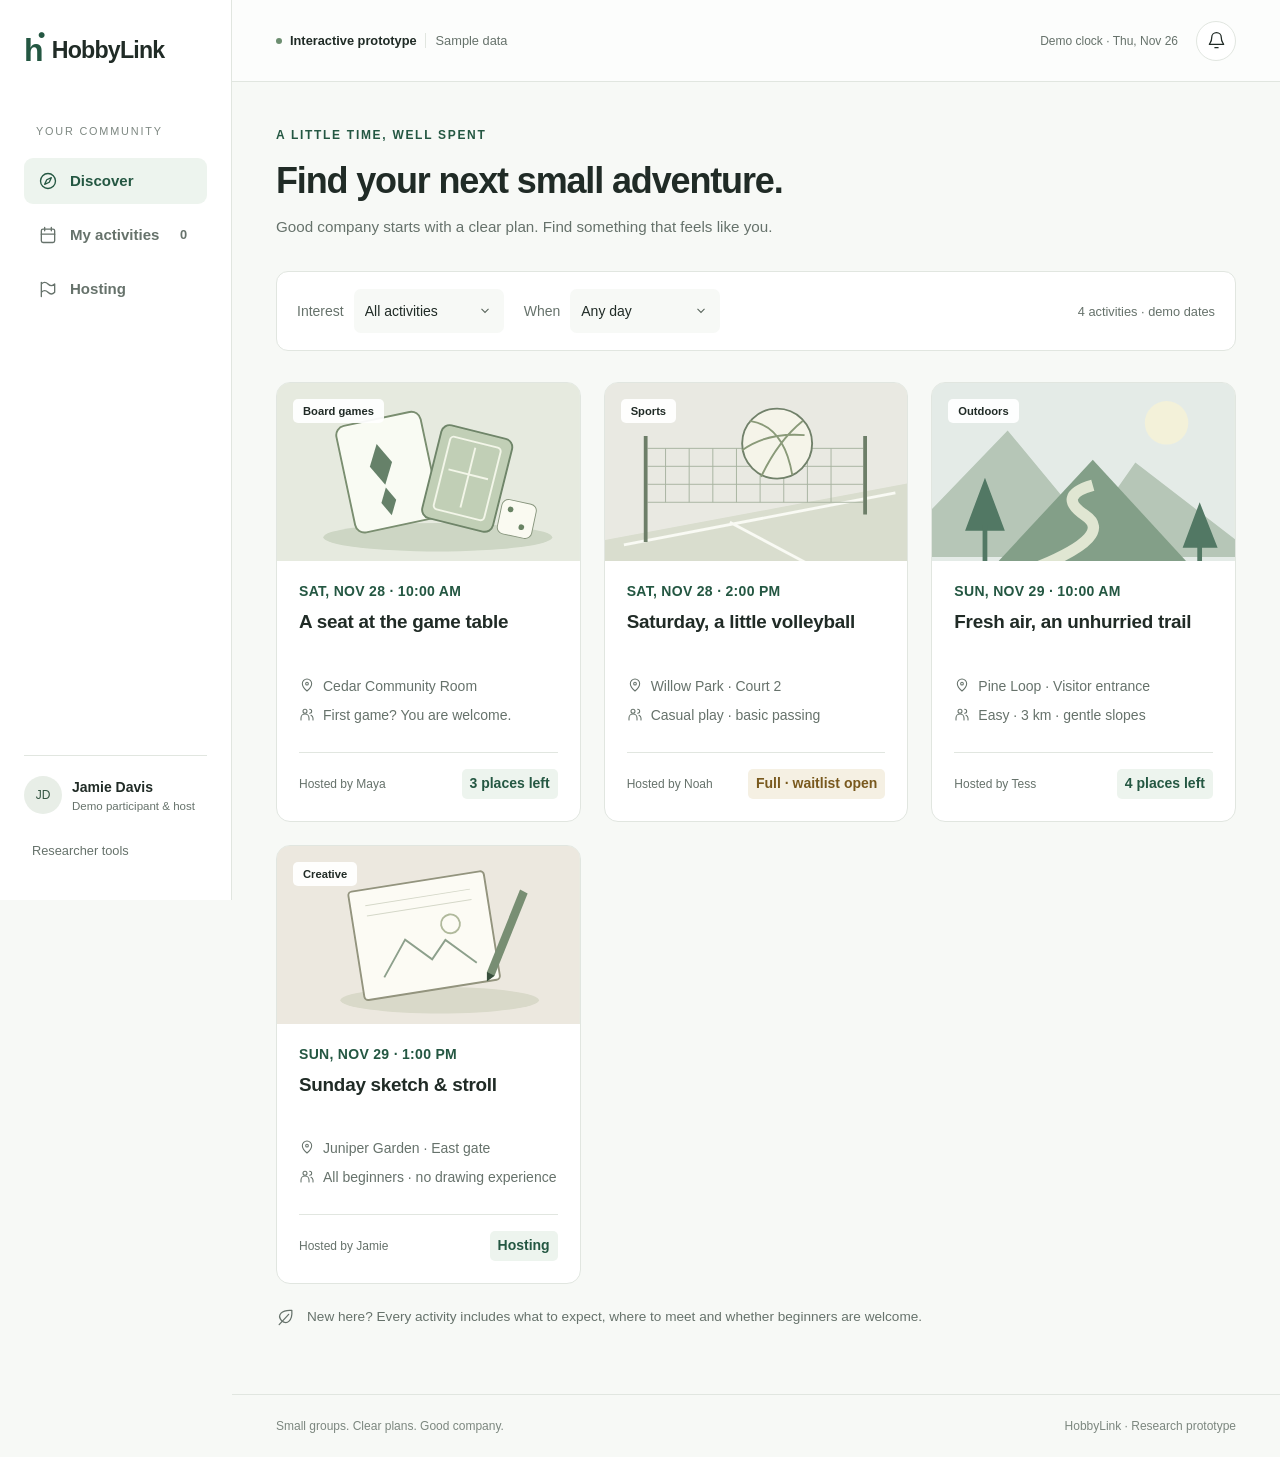
<file: docs/index.html>
<!doctype html>
<html lang="en">
<head>
  <meta charset="utf-8"><meta name="viewport" content="width=device-width, initial-scale=1">
  <meta name="theme-color" content="#204d3c">
  <meta name="description" content="Find your next small-group activity. An interactive HobbyLink research prototype with sample data.">
  <title>HobbyLink — Find your people</title>
  <link rel="stylesheet" href="styles.css">
</head>
<body>
<a class="skip" href="#main">Skip to content</a>
<aside class="sidebar">
  <a class="brand" href="#browse" aria-label="HobbyLink home"><span class="brand-icon">h<span>•</span></span>HobbyLink</a>
  <p class="nav-label">YOUR COMMUNITY</p>
  <nav id="navigation" aria-label="Main navigation"></nav>
  <div class="sidebar-bottom"><div class="profile"><span class="avatar">JD</span><div><strong>Jamie Davis</strong><small>Demo participant & host</small></div></div><button class="research-button" data-action="research">Researcher tools</button></div>
</aside>
<div class="workspace">
  <header class="topbar"><span class="demo-tag"><span></span>Interactive prototype <i>Sample data</i></span><span class="clock-label" id="clock-label"></span><button class="icon-button notification-button" data-action="notifications" aria-label="Notifications" id="notifications-button"></button></header>
  <main id="main" tabindex="-1"></main>
  <footer>Small groups. Clear plans. Good company.<span>HobbyLink · Research prototype</span></footer>
</div>
<div id="toast" role="status" aria-live="polite"></div>
<dialog id="modal" aria-labelledby="modal-title"></dialog>
<script type="module" src="app.js"></script>
</body>
</html>
</file>
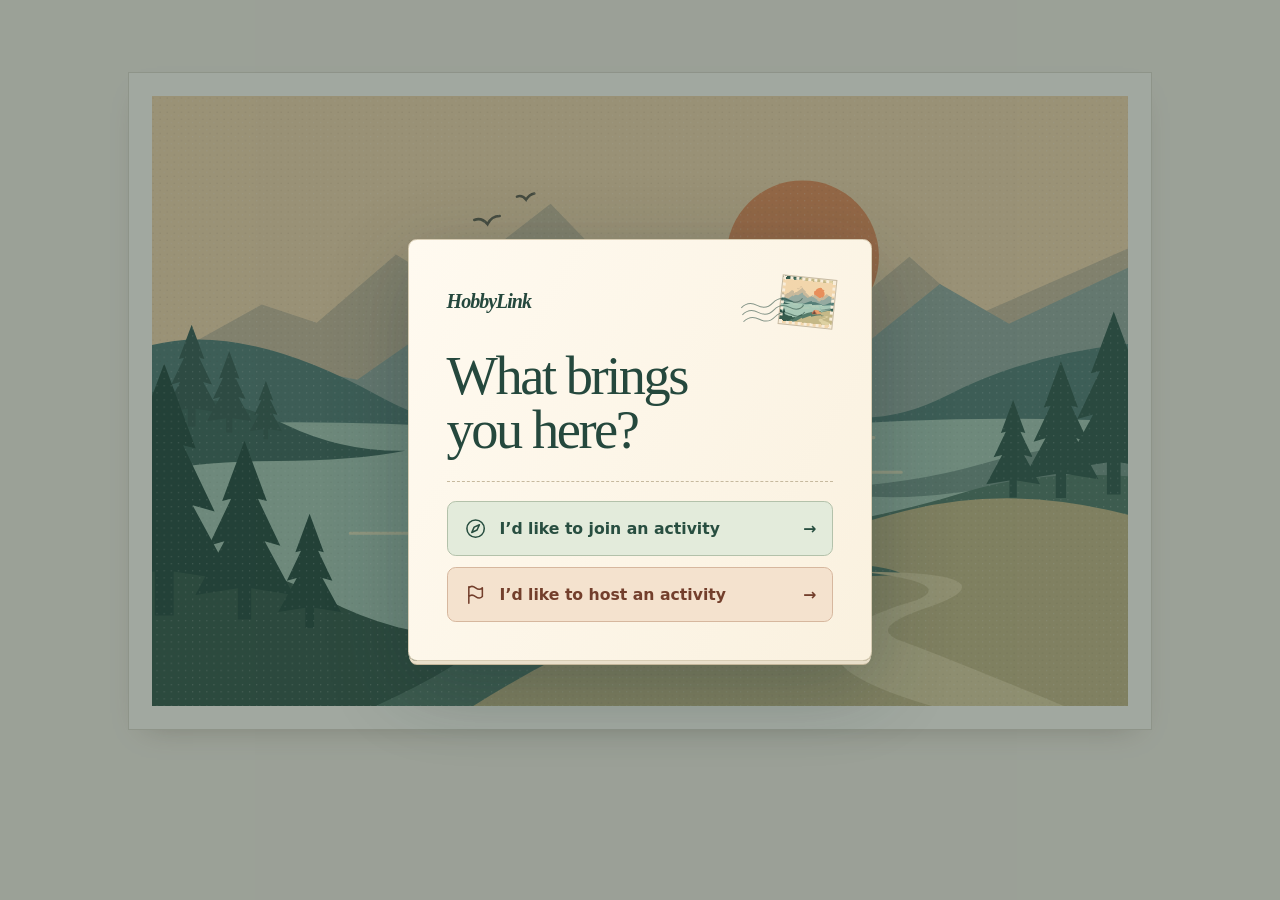
<file: project/frontend/index.html>
<!doctype html>
<html lang="en">
<head>
  <meta charset="utf-8">
  <meta name="viewport" content="width=device-width, initial-scale=1">
  <meta name="theme-color" content="#f4f0e5">
  <title>HobbyLink</title>
  <link rel="stylesheet" href="./styles.css">
  <script defer src="./navigation.js"></script>
  <script defer src="./api.js"></script>
</head>
<body>
  <main>
    <dialog id="role-picker" aria-labelledby="role-question">
      <div class="postcard-top">
        <span class="wordmark">HobbyLink</span>
        <div class="postage" aria-hidden="true">
          <span class="stamp"></span>
          <svg viewBox="0 0 64 32" width="64" height="32" fill="none" stroke="currentColor">
            <path d="M1 9q8 -6 16 0t16 0t16 0t14 0M1 16q8 -6 16 0t16 0t16 0t14 0M1 23q8 -6 16 0t16 0t16 0t14 0"/>
          </svg>
        </div>
      </div>
      <h1 id="role-question" tabindex="-1" autofocus>What brings you here?</h1>
      <nav aria-label="Choose your role">
        <a href="#participant">
          <svg aria-hidden="true" viewBox="0 0 24 24"><circle cx="12" cy="12" r="9"/><path d="m16 8-2.5 5.5L8 16l2.5-5.5z"/></svg>
          <span>I’d like to join an activity</span><span aria-hidden="true">→</span>
        </a>
        <a href="#organizer">
          <svg aria-hidden="true" viewBox="0 0 24 24"><path d="M5 21V4m0 1q3-3 7 0t7 0v9q-3 3-7 0t-7 0"/></svg>
          <span>I’d like to host an activity</span><span aria-hidden="true">→</span>
        </a>
      </nav>
    </dialog>
    <figure aria-label="A lakeside campsite with mountains beneath the afternoon sun">
      <img src="./camp.svg" alt="" width="960" height="600">
    </figure>
    <section id="participant" aria-label="Participant workspace" hidden><h1 tabindex="-1">Participant workspace</h1></section>
    <section id="organizer" aria-label="Organizer workspace" hidden><h1 tabindex="-1">Organizer workspace</h1></section>
  </main>
</body>
</html>
</file>
<file: docs/styles.css>
:root{--ink:#202b26;--muted:#66726b;--green:#245742;--green-soft:#edf4ee;--line:#e1e6e0;--paper:#f7f9f6;--amber:#79591e;--red:#9e3832;font-family:Inter,ui-sans-serif,-apple-system,BlinkMacSystemFont,"Segoe UI",sans-serif;color:var(--ink);font-size:16px;background:var(--paper)}
*{box-sizing:border-box}body{margin:0}button,input,select,textarea{font:inherit}button,a,input,select,textarea{-webkit-tap-highlight-color:transparent}button,a{touch-action:manipulation}button{cursor:pointer}a{color:inherit;text-decoration:none}button:disabled{cursor:wait;opacity:.6}button:focus-visible,a:focus-visible,input:focus-visible,select:focus-visible,textarea:focus-visible{outline:3px solid #739b81;outline-offset:3px}button{color:inherit}h1,h2,h3,p{margin-top:0}h1{font-size:2.25rem;letter-spacing:-1.15px;font-weight:650;line-height:1.2;margin-bottom:12px}h2{font-size:1.4rem;letter-spacing:-.4px}h3{font-size:1.12rem;line-height:1.45}p{line-height:1.65}small{font-size:.875rem}.muted{color:var(--muted)}.eyebrow{font-size:.8rem;letter-spacing:1.7px;font-weight:700;color:var(--green);margin-bottom:12px}.skip{position:absolute;left:20px;top:-100px;background:white;padding:14px;z-index:10}.skip:focus{top:10px}.sidebar{position:fixed;inset:0 auto 0 0;width:232px;padding:34px 24px;background:white;border-right:1px solid var(--line);display:flex;flex-direction:column;z-index:2}.brand{font-size:1.45rem;font-weight:700;letter-spacing:-.8px;display:flex;align-items:center;gap:9px}.brand-icon{display:inline-block;position:relative;font-size:2rem;font-weight:800;color:var(--green);line-height:1}.brand-icon span{font-size:1.3rem;position:absolute;left:14px;top:-9px}.nav-label{font-size:.68rem;letter-spacing:1.8px;color:#7e8882;margin:57px 12px 17px}.nav-item{display:flex;gap:12px;align-items:center;margin-bottom:8px;border-radius:9px;padding:13px 14px;color:var(--muted);font-size:.94rem;font-weight:550}.nav-item svg{width:20px;height:20px}.nav-item:hover{background:var(--paper)}.nav-item.active{background:var(--green-soft);color:var(--green)}.nav-count{margin-left:auto;background:white;padding:2px 6px;border-radius:5px;font-size:.8rem}.sidebar-bottom{margin-top:auto}.profile{display:flex;align-items:center;gap:10px;border-top:1px solid var(--line);padding-top:20px}.profile strong{font-size:.875rem}.profile small{display:block;font-size:.72rem;color:var(--muted);margin-top:4px}.avatar{border-radius:50%;background:#e8eee7;width:38px;height:38px;display:grid;place-items:center;font-size:.75rem;flex-shrink:0;color:#345441}.research-button{border:0;background:none;color:var(--muted);font-size:.8rem;margin-top:21px;padding:8px}.workspace{margin-left:232px}.topbar{height:82px;padding:0 44px;border-bottom:1px solid var(--line);display:flex;gap:18px;align-items:center;background:rgba(255,255,255,.65)}.demo-tag{display:flex;align-items:center;gap:8px;font-size:.8rem;font-weight:550}.demo-tag>span{width:6px;height:6px;background:#6c8e70;border-radius:50%}.demo-tag i{font-style:normal;color:var(--muted);font-weight:400;border-left:1px solid var(--line);padding-left:10px}.clock-label{margin-left:auto;font-size:.75rem;color:var(--muted)}.icon-button{width:40px;height:40px;display:grid;place-items:center;border:1px solid var(--line);border-radius:50%;background:white;position:relative}.icon-button svg{width:19px}.notification-count{position:absolute;right:-3px;top:-5px;background:var(--green);color:white;font-size:.65rem;border-radius:50%;min-width:18px;padding:2px}main{max-width:1280px;margin:auto;padding:44px;min-height:calc(100vh - 150px);outline:0}.page-heading{display:flex;align-items:flex-end;justify-content:space-between;gap:20px;margin-bottom:32px}.page-heading p{color:var(--muted);margin:0;font-size:.95rem}.page-heading .eyebrow{color:var(--green);font-size:.75rem;margin-bottom:13px}.primary,.secondary,.danger,.subtle{border-radius:8px;padding:12px 19px;font-size:.9rem;font-weight:600;min-height:45px;display:inline-flex;justify-content:center;align-items:center;gap:8px}.primary{background:var(--green);color:white;border:1px solid var(--green)}.primary:hover{background:#183e2d}.secondary{background:white;border:1px solid #d5ded5}.secondary:hover{background:#f0f4ee}.subtle{background:transparent;border:0;color:var(--green)}.danger{background:#fff4f1;border:1px solid #e7bdb6;color:var(--red)}.button-row{display:flex;gap:12px;flex-wrap:wrap}.filter-bar{background:white;border:1px solid var(--line);border-radius:12px;display:flex;align-items:center;gap:20px;padding:17px 20px;margin-bottom:31px}.filter-field{display:flex;align-items:center;gap:10px}.filter-field label{font-size:.875rem;color:var(--muted)}select,input,textarea{border:1px solid #d3dcd3;border-radius:7px;padding:11px;background:white;color:var(--ink);width:100%;min-height:44px}select{appearance:none;background-image:url("data:image/svg+xml,%3Csvg xmlns='http://www.w3.org/2000/svg' width='14' height='14' viewBox='0 0 20 20'%3E%3Cpath d='m5 7 5 5 5-5' fill='none' stroke='%2357645a' stroke-width='1.5'/%3E%3C/svg%3E");background-repeat:no-repeat;background-position:right 12px center;padding-right:35px}.filter-field select{width:auto;font-size:.875rem;min-width:150px;border:0;background-color:var(--paper)}.result-label{font-size:.8rem;color:var(--muted);margin-left:auto}.cards{display:grid;grid-template-columns:repeat(3,minmax(0,1fr));gap:23px}.activity-card{background:white;border:1px solid var(--line);border-radius:14px;overflow:hidden;transition:box-shadow .15s,transform .15s;display:flex;flex-direction:column}.activity-card:hover{transform:translateY(-3px);box-shadow:0 8px 24px #1f37250d}.art{position:relative;height:178px;overflow:hidden;background:#e7ece2;display:flex;justify-content:center;align-items:center}.art svg{width:100%;height:100%}.art .category-tag{position:absolute;top:16px;left:16px;background:#fffffff0;padding:6px 10px;border-radius:5px;font-size:.7rem;font-weight:600}.card-content{padding:22px;display:flex;flex-direction:column;flex:1}.card-date{font-size:.75rem;color:var(--green);font-weight:650;letter-spacing:.3px;margin-bottom:10px}.card-content h2{font-size:1.18rem;line-height:1.4;letter-spacing:-.25px;margin-bottom:14px}.meta-line{display:flex;gap:8px;align-items:flex-start;font-size:.825rem;color:var(--muted);line-height:1.5;margin-bottom:8px}.meta-line svg{width:16px;height:18px;flex-shrink:0}.card-bottom{display:flex;justify-content:space-between;align-items:center;border-top:1px solid var(--line);padding-top:16px;margin-top:18px;gap:8px}.host{font-size:.75rem;color:var(--muted)}.badge{display:inline-flex;align-items:center;border-radius:5px;background:var(--green-soft);color:var(--green);font-size:.75rem;padding:5px 8px;font-weight:600;line-height:1.4}.badge.wait{color:var(--amber);background:#f5f0e3}.badge.cancel{color:var(--red);background:#faece7}.badge.neutral{background:#eef0ee;color:#637067}.support-note{display:flex;gap:12px;padding:22px 0;color:var(--muted);font-size:.85rem;align-items:center}.support-note svg{width:19px;flex-shrink:0}.support-note p{margin:0}footer{max-width:1280px;margin:auto;padding:24px 44px;border-top:1px solid var(--line);color:#7c877f;font-size:.75rem;display:flex;justify-content:space-between;gap:20px}.back-link{display:inline-flex;gap:8px;font-size:.85rem;color:var(--muted);align-items:center;margin-bottom:24px}.back-link svg{width:16px}.detail-top{display:flex;gap:16px;align-items:center;margin-bottom:14px}.detail-grid{display:grid;grid-template-columns:minmax(0,1.7fr) minmax(260px,1fr);gap:28px}.detail-article{background:white;border:1px solid var(--line);border-radius:13px;overflow:hidden}.detail-article>.art{height:205px}.detail-body{padding:28px}.detail-body h2{font-size:1.15rem;margin:28px 0 12px}.detail-body h2:first-child{margin-top:0}.detail-body p{font-size:.93rem;color:#546259;margin-bottom:0}.info-panel{background:white;border:1px solid var(--line);border-radius:12px;padding:25px;height:fit-content;position:sticky;top:24px}.info-panel h2{font-size:1.1rem;margin-bottom:20px}.fact{display:flex;gap:13px;margin:20px 0}.fact svg{width:19px;flex-shrink:0;color:#698171}.fact strong{font-size:.91rem;display:block;line-height:1.5}.fact small{color:var(--muted);display:block;font-size:.8rem;line-height:1.55;margin-top:3px}.capacity-track{height:5px;border-radius:3px;background:#edf0eb;margin:12px 0}.capacity-track span{display:block;background:#719577;height:100%;border-radius:3px}.capacity-copy{font-size:.78rem;color:var(--muted);line-height:1.5}.action-area{border-top:1px solid var(--line);padding-top:20px;margin-top:23px}.action-area .primary,.action-area .secondary{width:100%}.action-area p{font-size:.83rem;color:var(--muted);margin-top:12px;margin-bottom:0}.welcome-box,.update-box,.status-box{padding:19px;border-radius:9px;background:var(--green-soft);margin-top:22px}.welcome-box strong,.update-box strong{display:block;font-size:.9rem;margin-bottom:7px}.update-box{background:#f8f3e7;border:1px solid #ebe2ca}.update-box p{font-size:.85rem;line-height:1.6}.update-box del{color:#788076}.update-box small{font-size:.72rem;color:#7e775f}.status-box{margin:0 0 20px;display:flex;align-items:flex-start;gap:15px}.status-box svg{width:28px;flex-shrink:0}.status-box h2{font-size:1.16rem;margin:0 0 7px}.status-box p{font-size:.9rem;margin:0;color:#4a6652}.status-box.wait{background:#f5f0e3}.status-box.wait p{color:#796844}.section-head{display:flex;align-items:center;justify-content:space-between;margin:26px 0 16px}.section-head h2{font-size:1.1rem;margin:0}.activity-row{display:flex;background:white;border:1px solid var(--line);border-radius:12px;margin-bottom:14px;align-items:center;overflow:hidden}.row-art{width:148px;flex-shrink:0}.row-art .art{height:155px}.row-art .category-tag{display:none}.row-body{padding:23px;flex:1}.row-body h3{margin:0 0 6px}.row-body p{font-size:.83rem;color:var(--muted);margin:6px 0}.row-actions{padding:20px;display:flex;gap:9px;flex-wrap:wrap;align-items:center;justify-content:flex-end}.row-actions button,.row-actions a{font-size:.8rem}.empty{background:white;border:1px dashed #cbd8ce;border-radius:12px;padding:35px;text-align:center;margin-bottom:20px}.empty h3{margin-bottom:6px}.empty p{color:var(--muted);font-size:.9rem}.form-panel{background:white;border:1px solid var(--line);border-radius:12px;padding:28px;max-width:850px}.form-grid{display:grid;grid-template-columns:1fr 1fr;gap:21px}.field.full{grid-column:1/-1}.field label{display:block;font-weight:600;font-size:.875rem;margin-bottom:8px}.field small{display:block;color:var(--muted);font-size:.77rem;margin-top:6px}.field textarea{min-height:88px;resize:vertical}.field [aria-invalid=true]{border-color:var(--red);background:#fff9f6}.field-error,.error{color:var(--red);font-size:.83rem;line-height:1.6}.error:not(:empty){background:#fff1ed;padding:13px;border-radius:7px;margin-bottom:14px}.form-actions{margin-top:26px;padding-top:23px;border-top:1px solid var(--line);display:flex;gap:12px;justify-content:flex-end}.roster-table{border-collapse:collapse;width:100%;background:white;font-size:.9rem}.roster-table th{text-align:left;font-size:.75rem;color:var(--muted);font-weight:500;background:var(--paper)}.roster-table td,.roster-table th{padding:14px 18px;border-bottom:1px solid var(--line)}.table-wrap{border:1px solid var(--line);border-radius:9px;overflow:hidden;margin-top:20px}.roster-table td:first-child{display:flex;align-items:center;gap:10px}.roster-table .avatar{width:32px;height:32px;font-size:.7rem}.log-text{height:180px;font-family:monospace;font-size:.75rem;background:var(--paper)}dialog{border:1px solid var(--line);border-radius:16px;padding:28px;width:min(570px,calc(100vw - 32px));max-height:88vh;overflow-y:auto;box-shadow:0 25px 80px #17332330;color:var(--ink)}dialog::backdrop{background:#152a2459;backdrop-filter:blur(2px)}.modal-head{display:flex;justify-content:space-between;align-items:flex-start;gap:20px;margin-bottom:16px}.modal-head h2{font-size:1.4rem;margin-bottom:0}.modal-head .close{background:none;border:0;font-size:1.5rem;line-height:1;width:34px;height:34px}.modal-copy{font-size:.9rem;color:var(--muted)}.modal-actions{display:flex;gap:12px;justify-content:flex-end;margin-top:25px}.research-grid{display:grid;gap:10px;margin:20px 0}.research-grid button{text-align:left;justify-content:flex-start}.research-clock{background:var(--paper);padding:13px;border-radius:8px;font-size:.85rem}.notification{padding:17px 0;border-bottom:1px solid var(--line)}.notification h3{font-size:.95rem;margin-bottom:6px}.notification p{font-size:.85rem;color:var(--muted);margin-bottom:8px}.notification a{font-size:.85rem;color:var(--green);text-decoration:underline}#toast{position:fixed;bottom:28px;left:calc(50% + 116px);transform:translateX(-50%);background:#244b39;color:white;border-radius:9px;box-shadow:0 8px 24px #17332329;padding:15px 23px;z-index:20;max-width:calc(100vw - 30px);font-size:.9rem;opacity:0;pointer-events:none;transition:opacity .15s}#toast.show{opacity:1}.mobile-profile{display:none}.quiet-note{color:var(--muted);font-size:.78rem;margin:16px 0 0}.form-heading-note{font-size:.9rem;color:var(--muted);margin-bottom:24px}.section-divider{border:0;border-top:1px solid var(--line);margin:25px 0}.inline-status{margin:8px 0;font-size:.85rem;color:var(--green)}
@media(min-width:1550px){main{padding-top:55px}.art{height:205px}}
@media(max-width:1150px){.sidebar{width:200px;padding:30px 18px}.workspace{margin-left:200px}main{padding:30px}.topbar{padding:0 30px}.cards{gap:16px;grid-template-columns:repeat(2,minmax(0,1fr))}.card-content{padding:20px}.clock-label{display:none}.detail-grid{grid-template-columns:minmax(0,1.3fr) minmax(260px,1fr)}#toast{left:calc(50% + 100px)}}
@media(max-width:760px){.sidebar{position:relative;width:100%;padding:20px 20px 0;border-right:0;border-bottom:1px solid var(--line);display:block}.brand{font-size:1.3rem}.nav-label,.sidebar-bottom .profile{display:none}.sidebar-bottom{position:absolute;right:14px;top:15px}.research-button{font-size:.72rem;margin:0}.sidebar nav{display:flex;gap:6px;margin-top:22px;justify-content:space-between}.nav-item{font-size:.8rem;gap:7px;padding:12px 10px;margin-bottom:0;border-radius:8px 8px 0 0}.nav-item svg{width:17px}.nav-count{display:none}.workspace{margin-left:0}.topbar{height:57px;padding:0 20px;justify-content:space-between}.demo-tag{font-size:.72rem}.demo-tag i{font-size:.7rem}.icon-button{width:33px;height:33px}.topbar .notification-button{margin-left:auto}main{padding:28px 20px;min-height:60vh}h1{font-size:1.8rem;letter-spacing:-.7px}.page-heading{align-items:flex-start;margin-bottom:23px}.page-heading p{font-size:.875rem}.page-heading>.secondary{font-size:.8rem;padding:10px;white-space:nowrap}.filter-bar{padding:12px;gap:8px;flex-wrap:wrap;margin-bottom:23px}.filter-field{flex:1;display:block}.filter-field label{font-size:.7rem;display:block;margin:0 0 6px 7px}.filter-field select{font-size:.78rem;width:100%;min-width:0;padding-left:8px}.result-label{font-size:.7rem;margin-left:7px}.cards{grid-template-columns:1fr}.art{height:188px}.card-content{padding:22px}.card-content h2{font-size:1.2rem}.meta-line{font-size:.875rem}.card-bottom .badge{font-size:.8rem}.detail-grid{grid-template-columns:1fr;gap:20px}.detail-article>.art{height:150px}.detail-body{padding:22px}.info-panel{position:static;padding:22px}.detail-grid .info-panel{grid-row:1}.detail-article{grid-row:2}.detail-top{flex-wrap:wrap}.info-panel .fact{margin:15px 0}.activity-row{flex-wrap:wrap}.row-art{display:none}.row-body{padding:20px 20px 5px;min-width:100%}.row-actions{padding:10px 20px 20px;justify-content:flex-start}.form-panel{padding:20px}.form-grid{grid-template-columns:1fr;gap:19px}.field.full{grid-column:auto}.form-actions{flex-wrap:wrap}.form-actions .primary{flex:1}.roster-table td,.roster-table th{padding:12px;font-size:.8rem}footer{padding:20px;font-size:.7rem;flex-direction:column;gap:8px}#toast{left:50%;bottom:18px;width:max-content}.support-note{font-size:.8rem}.modal-actions{flex-wrap:wrap}dialog{padding:22px}.button-row{gap:8px}.button-row>*{font-size:.8rem}}
.badge,.meta-line,.card-date,.capacity-copy,.fact small,.action-area p,.row-body p,.field small,.field-error{font-size:.875rem}.card-content h2{min-height:2.8em}.detail-body>.update-box:first-child{margin-top:0;margin-bottom:24px}
@media(max-width:760px){.filter-bar .result-label{flex-basis:100%;margin-top:5px}.filter-field{min-width:130px}.filter-field select{font-size:.875rem}.nav-item{font-size:.875rem}}
</file>
<file: project/frontend/styles.css>
* { box-sizing: border-box; }

body {
  margin: 0;
  background: #f4f0e5;
  color: #254945;
}

main {
  width: min(100% - 3rem, 64rem);
  margin-inline: auto;
  padding-block: clamp(2rem, 8vh, 7rem);
}

figure {
  margin: 0;
  padding: clamp(0.6rem, 1.8vw, 1.5rem);
  background: #fffdf4;
  border: 1px solid #dedacd;
  box-shadow: 0 12px 30px -18px #59473466;
}

figure img { display: block; width: 100%; height: auto; }

@media (max-width: 36rem) {
  main { width: calc(100% - 2rem); }
  figure img { height: 58svh; object-fit: cover; object-position: 60% center; }
}

dialog {
  width: min(29rem, calc(100% - 2rem));
  padding: clamp(1.4rem, 4vw, 2.35rem);
  color: #25483d;
  background: linear-gradient(120deg, #fffaf0, #faf1df);
  border: 1px solid #d8cdb4;
  border-radius: .55rem;
  box-shadow: 0 4px 0 -1px #e9dfca, 0 6px 0 -2px #c4b69a, 0 1.4rem 5rem #172c3055;
}
dialog::backdrop { background: rgb(31 52 43 / 42%); }
.postcard-top { display: flex; align-items: center; justify-content: space-between; }
.wordmark { font: italic bold 1.25rem Georgia, serif; letter-spacing: -.05em; }
.postage { position: relative; width: 5.8rem; height: 3rem; }
.stamp {
  position: absolute;
  inset: 0 0 0 auto;
  width: 3.3rem;
  transform: rotate(6deg);
  background: #fffcf3 url('./camp.svg') center / cover;
  border: 3px dotted #f8edda;
  outline: 1px solid #c8bba3;
}
.postage svg { position: absolute; bottom: 0; left: 0; opacity: .55; transform: rotate(-9deg); }
h1 { font: 500 clamp(1.6rem, 4vw, 2.25rem)/1.15 Georgia, serif; }
dialog h1 {
  max-width: 9em;
  margin: 1.45rem 0;
  font: normal clamp(2.4rem, 6vw, 3.4rem)/1 Georgia, serif;
  letter-spacing: -.045em;
  text-wrap: balance;
  outline: none;
}
dialog nav { border-top: 1px dashed #c6b99e; padding-top: 1.2rem; display: grid; gap: .65rem; }
dialog a {
  display: grid;
  grid-template-columns: 1.5rem 1fr auto;
  align-items: center;
  gap: .75rem;
  padding: .95rem 1rem;
  border: 1px solid #b3c1aa;
  border-radius: .55rem;
  background: #e3ebdb;
  color: #284e40;
  font: 600 .98rem/1.35 system-ui, sans-serif;
  text-decoration: none;
}
dialog a + a { color: #733f2c; border-color: #d6b79e; background: #f4e2ce; }
dialog a svg { width: 1.45rem; fill: none; stroke: currentColor; stroke-width: 1.6; stroke-linecap: round; stroke-linejoin: round; }
dialog a:hover { border-color: currentColor; }
dialog a:focus-visible { outline: 3px solid currentColor; outline-offset: 2px; }
</file>
